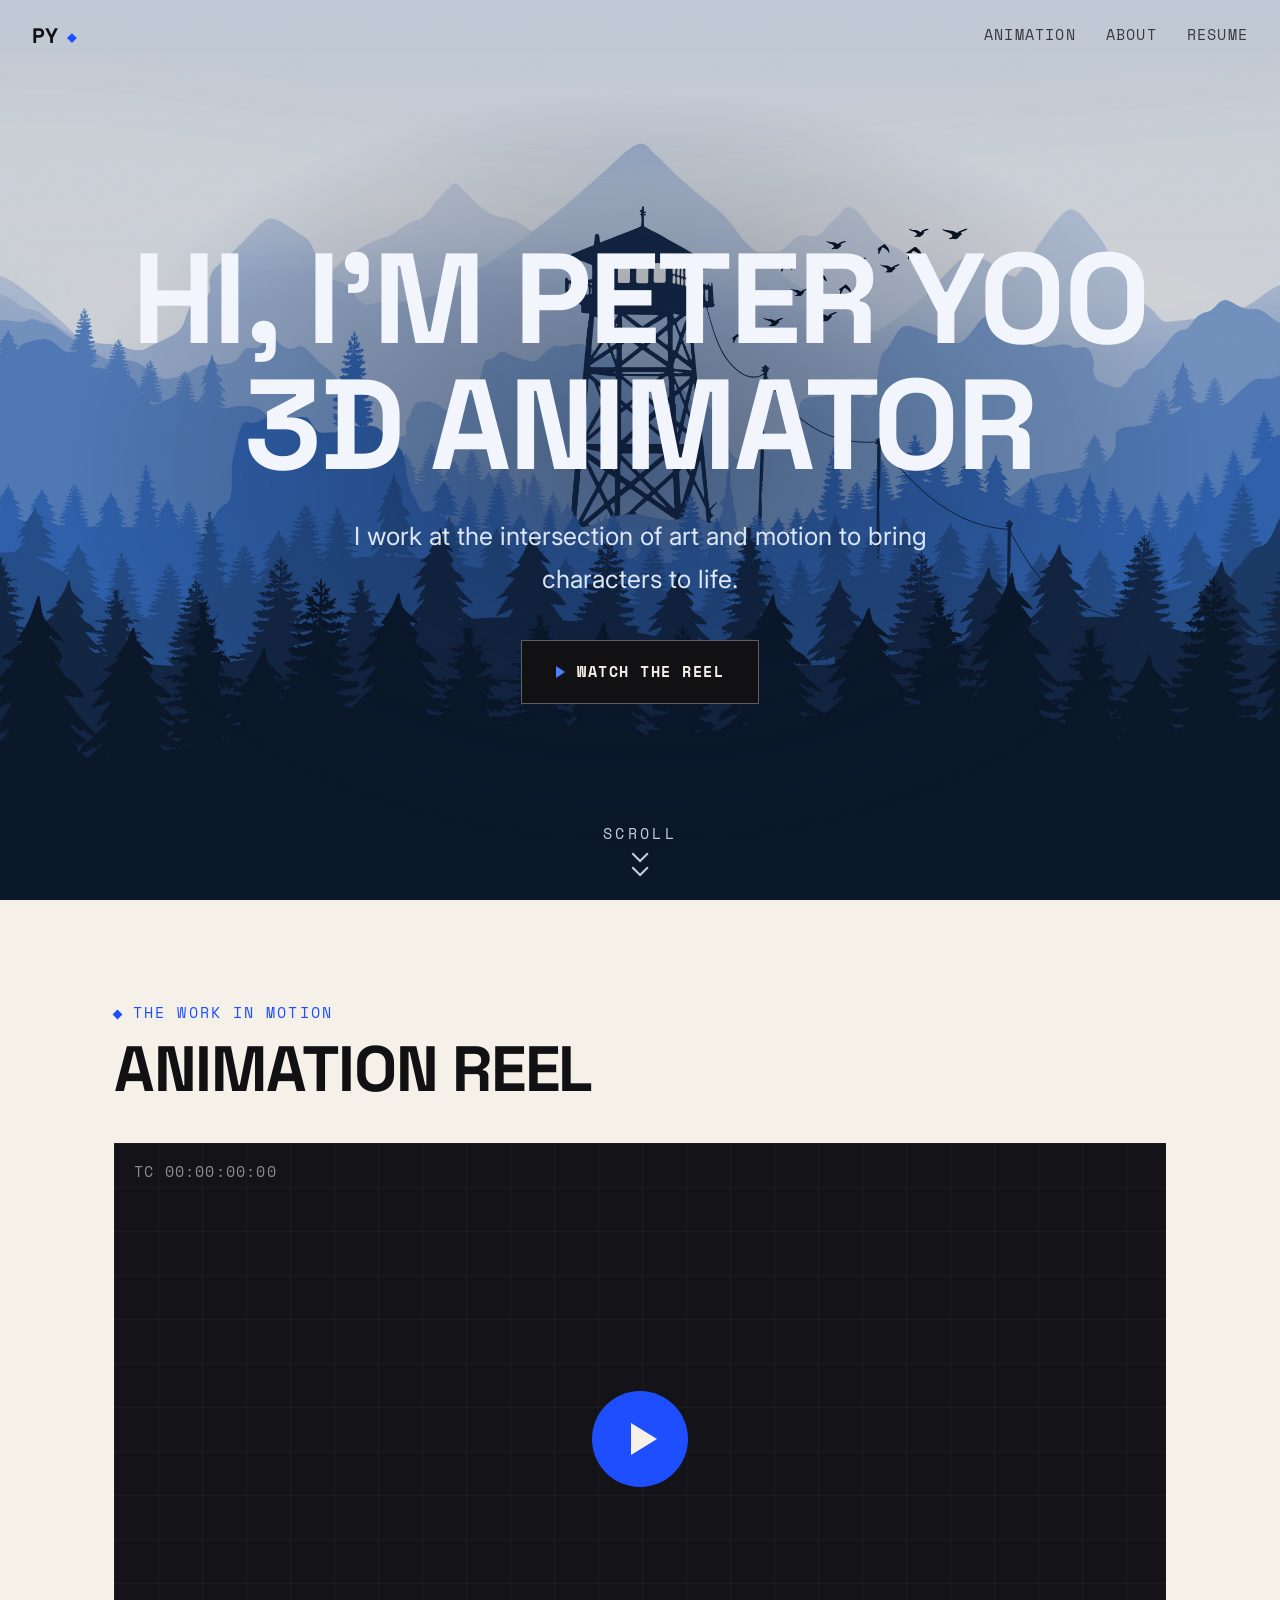
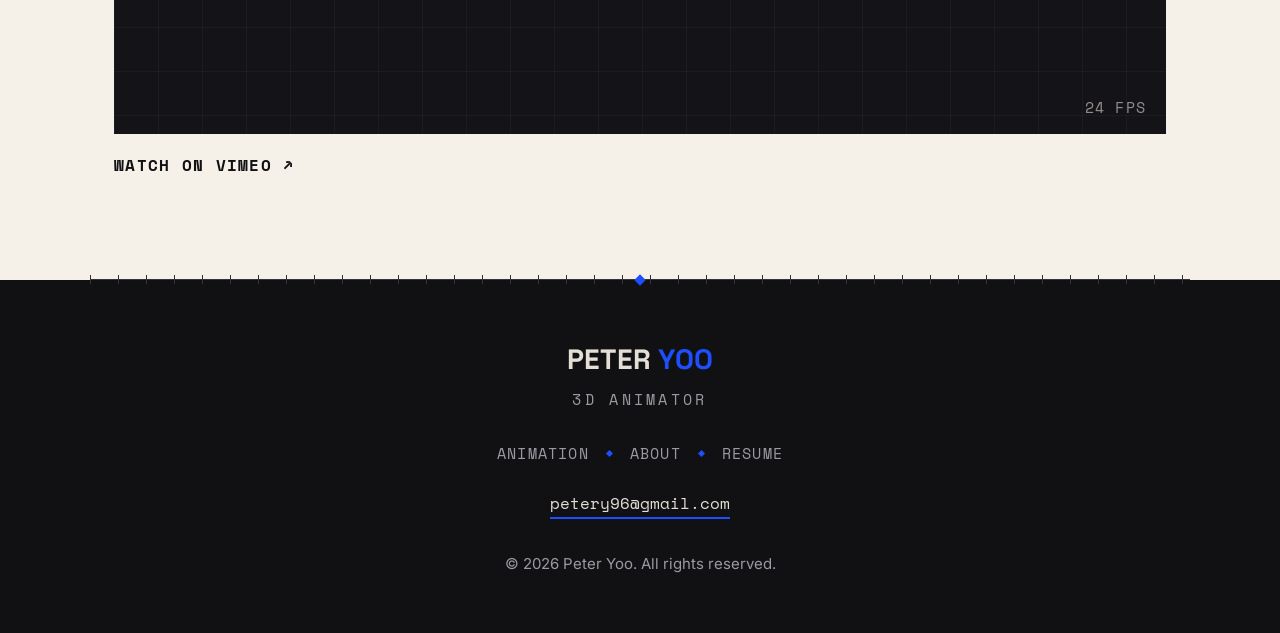
<file: index.html>
<!DOCTYPE html>
<html lang="en">
<head>
  <meta charset="UTF-8" />
  <meta name="viewport" content="width=device-width, initial-scale=1.0" />
  <title>Peter Yoo — 3D Animator</title>
  <link rel="preconnect" href="https://fonts.googleapis.com" />
  <link rel="preconnect" href="https://fonts.gstatic.com" crossorigin />
  <link href="https://fonts.googleapis.com/css2?family=Space+Grotesk:wght@400;500;700&family=Space+Mono:wght@400;700&family=Inter:wght@400;500;600&display=swap" rel="stylesheet" />
  <link rel="stylesheet" href="styles.css" />
</head>
<body>
  <header class="site-header">
    <a class="logo" href="#top">PY</a>
    <nav class="site-nav">
      <a href="#reel">Animation</a>
      <a href="about.html">About</a>
      <a href="#">Resume</a> <!-- TODO: point to resume link (PDF/Drive) -->
    </nav>
    <button class="nav-toggle" aria-label="Menu" aria-expanded="false">
      <span class="nav-toggle-bar"></span>
      <span class="nav-toggle-bar"></span>
      <span class="nav-toggle-bar"></span>
    </button>
  </header>

  <main id="top">
    <!-- ============ HERO ============ -->
    <section class="hero">
      <div class="hero-bg" aria-hidden="true"></div>
      <div class="hero-inner">
        <h1 class="hero-title">
          <span class="line line-name">HI, I'M PETER YOO</span>
          <span class="line line-role">3D ANIMATOR</span>
        </h1>
        <p class="hero-tagline">
          I work at the intersection of art and motion to bring characters to life.
        </p>
        <a class="cta" href="#reel">
          <span class="cta-play" aria-hidden="true"></span>
          <span class="cta-label">Watch the Reel</span>
        </a>
      </div>
      <a class="scroll-cue" href="#reel" aria-label="Scroll down to the reel">
        <span class="scroll-cue-label">Scroll</span>
        <span class="chev" aria-hidden="true"></span>
        <span class="chev" aria-hidden="true"></span>
      </a>
    </section>

    <!-- ============ REEL ============ -->
    <section id="reel" class="section">
      <p class="section-kicker">The Work in Motion</p>
      <h2 class="section-title">Animation Reel</h2>

      <a class="reel-card" href="https://vimeo.com/" target="_blank" rel="noopener">
        <div class="reel-frame" aria-hidden="true">
          <span class="tc tc-tl">TC 00:00:00:00</span>
          <span class="tc tc-br">24 FPS</span>
          <div class="reel-play">
            <span class="reel-play-triangle"></span>
          </div>
        </div>
        <div class="reel-meta">
          <span class="reel-label">Watch on Vimeo ↗</span>
        </div>
      </a>
    </section>
  </main>

  <footer class="site-footer">
    <div class="timeline timeline-dark" aria-hidden="true"></div>
    <p class="footer-name">Peter <span class="footer-name-accent">Yoo</span></p>
    <p class="footer-role">3D Animator</p>
    <nav class="footer-nav">
      <a href="#reel">Animation</a>
      <span class="footer-dot" aria-hidden="true"></span>
      <a href="about.html">About</a>
      <span class="footer-dot" aria-hidden="true"></span>
      <a href="#">Resume</a> <!-- TODO: point to resume link (PDF/Drive) -->
    </nav>
    <a class="footer-email" href="mailto:petery96@gmail.com">petery96@gmail.com</a>
    <p class="footer-copyright">&copy; 2026 Peter Yoo. All rights reserved.</p>
  </footer>

  <!-- Hero parallax: background drifts slower than the page on scroll,
       plus a gentle shift following the mouse -->
  <script>
    (function () {
      var bg = document.querySelector(".hero-bg");
      if (!bg) return;
      if (window.matchMedia("(prefers-reduced-motion: reduce)").matches) return;

      var mx = 0, my = 0, ticking = false;

      function apply() {
        ticking = false;
        var sy = Math.min(window.scrollY, window.innerHeight);
        bg.style.transform =
          "translate3d(" + mx + "px, " + (sy * 0.35 + my) + "px, 0)";
      }

      function request() {
        if (!ticking) {
          ticking = true;
          requestAnimationFrame(apply);
        }
      }

      window.addEventListener("scroll", request, { passive: true });
      window.addEventListener("mousemove", function (e) {
        mx = (e.clientX / window.innerWidth - 0.5) * -24;
        my = (e.clientY / window.innerHeight - 0.5) * -14;
        request();
      });
    })();
  </script>
  <!-- squash-and-stretch pop when the reel button is clicked -->
  <script>
    (function () {
      var cta = document.querySelector(".cta");
      if (!cta) return;
      cta.addEventListener("click", function () {
        cta.classList.remove("is-popping");
        void cta.offsetWidth; /* restart the animation */
        cta.classList.add("is-popping");
      });
    })();
  </script>

  <!-- header becomes solid only after scrolling -->
  <script>
    (function () {
      var h = document.querySelector(".site-header");
      if (!h) return;
      function update() {
        h.classList.toggle("is-scrolled", window.scrollY > 24);
      }
      window.addEventListener("scroll", update, { passive: true });
      update();
    })();
  </script>
  <!-- mobile hamburger menu -->
  <script>
    (function () {
      var header = document.querySelector(".site-header");
      var toggle = document.querySelector(".nav-toggle");
      if (!header || !toggle) return;
      toggle.addEventListener("click", function () {
        var open = header.classList.toggle("nav-open");
        document.body.classList.toggle("nav-locked", open);
        toggle.setAttribute("aria-expanded", open ? "true" : "false");
      });
      header.querySelectorAll(".site-nav a").forEach(function (a) {
        a.addEventListener("click", function () {
          header.classList.remove("nav-open");
          document.body.classList.remove("nav-locked");
          toggle.setAttribute("aria-expanded", "false");
        });
      });
    })();
  </script>
</body>
</html>
</file>
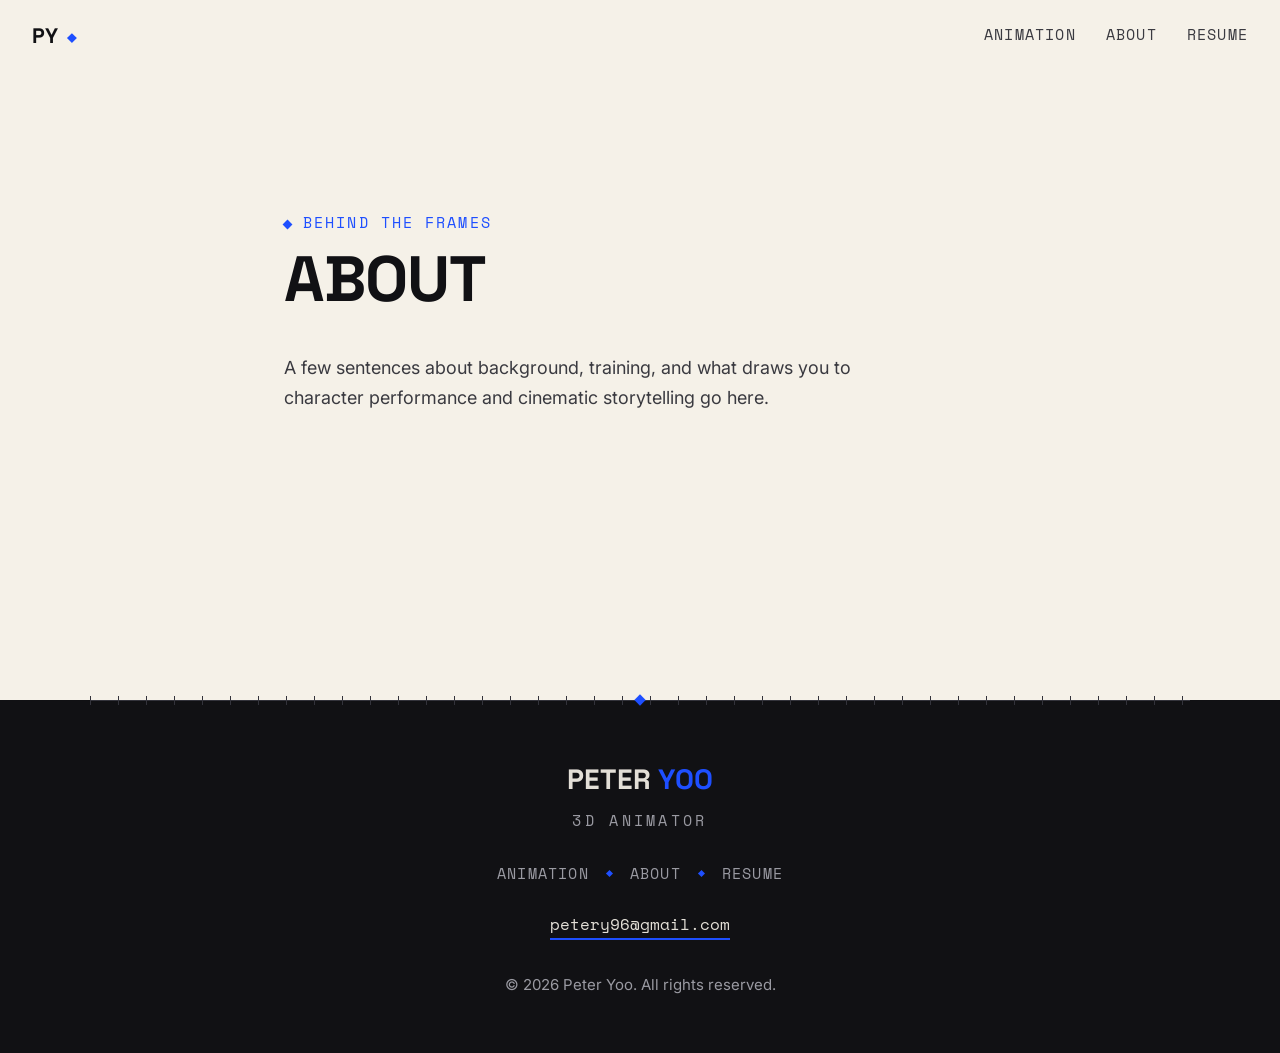
<file: about.html>
<!DOCTYPE html>
<html lang="en">
<head>
  <meta charset="UTF-8" />
  <meta name="viewport" content="width=device-width, initial-scale=1.0" />
  <title>About — Peter Yoo, 3D Animator</title>
  <link rel="preconnect" href="https://fonts.googleapis.com" />
  <link rel="preconnect" href="https://fonts.gstatic.com" crossorigin />
  <link href="https://fonts.googleapis.com/css2?family=Space+Grotesk:wght@400;500;700&family=Space+Mono:wght@400;700&family=Inter:wght@400;500;600&display=swap" rel="stylesheet" />
  <link rel="stylesheet" href="styles.css" />
</head>
<body>
  <header class="site-header">
    <a class="logo" href="index.html">PY</a>
    <nav class="site-nav">
      <a href="index.html#reel">Animation</a>
      <a href="about.html">About</a>
      <a href="#">Resume</a> <!-- TODO: point to resume link (PDF/Drive) -->
    </nav>
    <button class="nav-toggle" aria-label="Menu" aria-expanded="false">
      <span class="nav-toggle-bar"></span>
      <span class="nav-toggle-bar"></span>
      <span class="nav-toggle-bar"></span>
    </button>
  </header>

  <main class="page-main">
    <section class="section section-narrow">
      <p class="section-kicker">Behind the Frames</p>
      <h2 class="section-title">About</h2>
      <p class="about-copy">
        A few sentences about background, training, and what draws you to character
        performance and cinematic storytelling go here.
      </p>
    </section>
  </main>

  <footer class="site-footer">
    <div class="timeline timeline-dark" aria-hidden="true"></div>
    <p class="footer-name">Peter <span class="footer-name-accent">Yoo</span></p>
    <p class="footer-role">3D Animator</p>
    <nav class="footer-nav">
      <a href="index.html#reel">Animation</a>
      <span class="footer-dot" aria-hidden="true"></span>
      <a href="about.html">About</a>
      <span class="footer-dot" aria-hidden="true"></span>
      <a href="#">Resume</a> <!-- TODO: point to resume link (PDF/Drive) -->
    </nav>
    <a class="footer-email" href="mailto:petery96@gmail.com">petery96@gmail.com</a>
    <p class="footer-copyright">&copy; 2026 Peter Yoo. All rights reserved.</p>
  </footer>
  <!-- header becomes solid only after scrolling -->
  <script>
    (function () {
      var h = document.querySelector(".site-header");
      if (!h) return;
      function update() {
        h.classList.toggle("is-scrolled", window.scrollY > 24);
      }
      window.addEventListener("scroll", update, { passive: true });
      update();
    })();
  </script>
  <!-- mobile hamburger menu -->
  <script>
    (function () {
      var header = document.querySelector(".site-header");
      var toggle = document.querySelector(".nav-toggle");
      if (!header || !toggle) return;
      toggle.addEventListener("click", function () {
        var open = header.classList.toggle("nav-open");
        document.body.classList.toggle("nav-locked", open);
        toggle.setAttribute("aria-expanded", open ? "true" : "false");
      });
      header.querySelectorAll(".site-nav a").forEach(function (a) {
        a.addEventListener("click", function () {
          header.classList.remove("nav-open");
          document.body.classList.remove("nav-locked");
          toggle.setAttribute("aria-expanded", "false");
        });
      });
    })();
  </script>
</body>
</html>
</file>
<file: styles.css>
:root {
  --paper: #f5f1e8;
  --paper-deep: #ece6d8;
  --ink: #111114;
  --ink-soft: #3a3a40;
  --muted: #6b6b72;
  --line: #d8d1c0;
  --accent: #1e4fff;
  --accent-light: #4d7cff;
  --paper-on-ink: rgba(245, 241, 232, 0.92);
  --muted-on-ink: #9a9aa2;
  --max-width: 1100px;
  --display: "Space Grotesk", -apple-system, sans-serif;
  --mono: "Space Mono", ui-monospace, monospace;
  --body: "Inter", -apple-system, BlinkMacSystemFont, "Segoe UI", sans-serif;
  --spring: cubic-bezier(0.34, 1.56, 0.64, 1);
}

* {
  margin: 0;
  padding: 0;
  box-sizing: border-box;
}

html {
  scroll-behavior: smooth;
}

body {
  font-family: var(--body);
  font-size: 16px;
  line-height: 1.7;
  color: var(--ink);
  background: var(--paper);
}

::selection {
  background: var(--accent);
  color: var(--paper);
}

a {
  color: inherit;
}

/* ============ HEADER ============ */

.site-header {
  position: fixed;
  top: 0;
  left: 0;
  right: 0;
  z-index: 10;
  display: flex;
  align-items: center;
  justify-content: space-between;
  padding: 18px 32px;
  background: transparent;
  border-bottom: 1px solid transparent;
  transition: background 0.3s ease, border-color 0.3s ease;
}

/* solid bar only once the page is scrolled */
.site-header.is-scrolled {
  background: rgba(245, 241, 232, 0.85);
  backdrop-filter: blur(10px);
  -webkit-backdrop-filter: blur(10px);
  border-bottom-color: var(--line);
}

.logo {
  font-family: var(--display);
  font-weight: 700;
  font-size: 21px;
  letter-spacing: 0.02em;
  text-decoration: none;
  color: var(--ink);
}

.logo::after {
  content: "";
  display: inline-block;
  width: 7px;
  height: 7px;
  margin-left: 8px;
  background: var(--accent);
  transform: rotate(45deg) translateY(-2px);
}

.logo-accent {
  color: var(--ink);
}

.site-nav {
  display: flex;
  gap: 30px;
}

.site-nav a {
  font-family: var(--mono);
  font-size: 15px;
  letter-spacing: 0.08em;
  text-transform: uppercase;
  text-decoration: none;
  color: var(--ink-soft);
  padding-bottom: 3px;
  position: relative;
  transition: color 0.2s ease;
}

.site-nav a::after {
  content: "";
  position: absolute;
  left: 0;
  right: 100%;
  bottom: 0;
  height: 2px;
  background: var(--accent);
  transition: right 0.25s var(--spring);
}

.site-nav a:hover {
  color: var(--ink);
}

.site-nav a:hover::after {
  right: 0;
}

/* hamburger (mobile only) */
.nav-toggle {
  display: none;
  flex-direction: column;
  justify-content: center;
  gap: 6px;
  width: 40px;
  height: 40px;
  padding: 8px;
  background: none;
  border: none;
  cursor: pointer;
}

.nav-toggle-bar {
  display: block;
  width: 24px;
  height: 2px;
  background: var(--ink);
  transition: transform 0.25s var(--spring), opacity 0.2s ease;
}

/* ============ HERO ============ */

.hero {
  position: relative;
  min-height: 100vh;
  /* small viewport height: stable full-screen hero under mobile browser chrome */
  min-height: 100svh;
  display: flex;
  align-items: center;
  overflow: hidden;
  padding: 120px 0 80px;
}

/* firewatch mountain scene, oversized so parallax never shows an edge */
.hero-bg {
  position: absolute;
  inset: -14% -4%;
  background:
    linear-gradient(rgba(0, 0, 0, 0.15), rgba(0, 0, 0, 0.15)),
    url("assets/hero-bg.jpg") center / cover no-repeat;
  will-change: transform;
}

/* soft dark scrim behind the content for readability */
.hero::before {
  content: "";
  position: absolute;
  inset: 0;
  z-index: 1;
  background: radial-gradient(ellipse 62% 58% at 50% 52%, rgba(9, 20, 42, 0.42), transparent 72%);
  pointer-events: none;
}

/* subtle paper grain */
.hero::after {
  content: "";
  position: absolute;
  inset: 0;
  background-image: url("data:image/svg+xml,%3Csvg xmlns='http://www.w3.org/2000/svg' width='240' height='240'%3E%3Cfilter id='n'%3E%3CfeTurbulence type='fractalNoise' baseFrequency='0.9' numOctaves='2'/%3E%3C/filter%3E%3Crect width='100%25' height='100%25' filter='url(%23n)' opacity='0.5'/%3E%3C/svg%3E");
  opacity: 0.05;
  mix-blend-mode: multiply;
  pointer-events: none;
  z-index: 1;
}

.hero-inner {
  position: relative;
  z-index: 2;
  width: 100%;
  max-width: var(--max-width);
  margin: 0 auto;
  padding: 0 24px;
  text-align: center;
}

.hero-title {
  font-family: var(--display);
  font-weight: 700;
  font-size: clamp(54px, 10vw, 128px);
  line-height: 0.98;
  letter-spacing: -0.02em;
  text-transform: uppercase;
  margin-bottom: 28px;
}

.hero-title .line {
  display: block;
  opacity: 0;
  animation: rise 0.8s var(--spring) forwards;
}

.line-name {
  color: #f2f6fc;
  animation-delay: 0.05s;
}

.line-role {
  color: #f2f6fc;
  animation-delay: 0.18s;
}

@keyframes rise {
  from {
    opacity: 0;
    transform: translateY(30px);
  }
  to {
    opacity: 1;
    transform: translateY(0);
  }
}

@keyframes menu-fade {
  from { opacity: 0; }
  to { opacity: 1; }
}

/* no background scrolling while the mobile menu is open */
body.nav-locked {
  overflow: hidden;
}

.hero-tagline {
  font-size: clamp(20px, 2.3vw, 25px);
  color: #dbe6f5;
  max-width: 640px;
  margin: 0 auto 40px;
  opacity: 0;
  animation: rise 0.8s var(--spring) 0.42s forwards;
}

.cta {
  display: inline-flex;
  align-items: center;
  gap: 12px;
  font-family: var(--mono);
  font-size: 15px;
  font-weight: 700;
  letter-spacing: 0.1em;
  text-transform: uppercase;
  text-decoration: none;
  color: var(--paper);
  background: var(--ink);
  border: 1px solid rgba(234, 241, 251, 0.35);
  padding: 18px 34px;
  opacity: 0;
  animation: rise 0.8s var(--spring) 0.54s forwards;
  transition: transform 0.2s var(--spring), box-shadow 0.2s var(--spring);
}

.cta:hover {
  transform: translate(-3px, -3px);
  box-shadow: 6px 6px 0 var(--accent-light);
}

.cta-play {
  width: 0;
  height: 0;
  border-left: 9px solid var(--accent-light);
  border-top: 6px solid transparent;
  border-bottom: 6px solid transparent;
}

/* play triangle nudges forward while hovering */
.cta:hover .cta-play {
  animation: play-nudge 0.8s ease-in-out infinite;
}

@keyframes play-nudge {
  0%, 100% { transform: translateX(0); }
  50% { transform: translateX(5px); }
}

/* squash-and-stretch pop on click */
.cta.is-popping {
  animation: cta-pop 0.45s var(--spring);
}

@keyframes cta-pop {
  0% { transform: scale(1, 1); }
  30% { transform: scale(1.12, 0.86); }
  60% { transform: scale(0.94, 1.06); }
  100% { transform: scale(1, 1); }
}

/* scroll cue: there's more below */
.scroll-cue {
  position: absolute;
  z-index: 2;
  bottom: 26px;
  left: 50%;
  transform: translateX(-50%);
  display: flex;
  flex-direction: column;
  align-items: center;
  gap: 2px;
  text-decoration: none;
  font-family: var(--mono);
  font-size: 15px;
  letter-spacing: 0.22em;
  text-transform: uppercase;
  color: rgba(234, 241, 251, 0.85);
  transition: color 0.2s ease;
}

.scroll-cue:hover {
  color: #ffffff;
}

.scroll-cue-label {
  margin-bottom: 6px;
}

.scroll-cue .chev {
  width: 12px;
  height: 12px;
  border-right: 2px solid currentColor;
  border-bottom: 2px solid currentColor;
  transform: rotate(45deg);
  animation: chev-drop 1.6s ease-in-out infinite;
}

.scroll-cue .chev:nth-of-type(2) {
  margin-top: -6px;
  animation-delay: 0.18s;
}

@keyframes chev-drop {
  0%, 100% { opacity: 0.25; transform: rotate(45deg) translate(0, 0); }
  50% { opacity: 1; transform: rotate(45deg) translate(4px, 4px); }
}

/* ============ SECTIONS ============ */

.page-main {
  min-height: calc(100vh - 200px);
  padding-top: 110px;
}

.section {
  max-width: var(--max-width);
  margin: 0 auto;
  padding: 100px 24px;
}

.section-narrow {
  max-width: 760px;
}

.section-kicker {
  font-family: var(--mono);
  font-size: 15px;
  letter-spacing: 0.14em;
  text-transform: uppercase;
  color: var(--accent);
  margin-bottom: 10px;
}

.section-kicker::before {
  content: "";
  display: inline-block;
  width: 7px;
  height: 7px;
  background: var(--accent);
  transform: rotate(45deg);
  margin-right: 12px;
  vertical-align: middle;
}

.section-title {
  font-family: var(--display);
  font-weight: 700;
  font-size: clamp(36px, 6vw, 64px);
  letter-spacing: -0.02em;
  line-height: 1.05;
  text-transform: uppercase;
  margin-bottom: 40px;
}

/* ============ REEL ============ */

.reel-card {
  display: block;
  text-decoration: none;
  color: inherit;
}

.reel-frame {
  position: relative;
  aspect-ratio: 16 / 9;
  display: flex;
  align-items: center;
  justify-content: center;
  overflow: hidden;
  background:
    linear-gradient(rgba(255, 255, 255, 0.035) 1px, transparent 1px),
    linear-gradient(90deg, rgba(255, 255, 255, 0.035) 1px, transparent 1px),
    #141418;
  background-size: 44px 44px, 44px 44px, auto;
  transition: transform 0.25s var(--spring), box-shadow 0.25s var(--spring);
}

.reel-card:hover .reel-frame {
  transform: translate(-4px, -4px);
  box-shadow: 10px 10px 0 var(--accent);
}

.tc {
  position: absolute;
  font-family: var(--mono);
  font-size: 15px;
  letter-spacing: 0.08em;
  color: rgba(245, 241, 232, 0.55);
}

.tc-tl {
  top: 16px;
  left: 20px;
}

.tc-br {
  bottom: 14px;
  right: 20px;
}

.reel-play {
  width: 96px;
  height: 96px;
  border-radius: 50%;
  display: flex;
  align-items: center;
  justify-content: center;
  background: var(--accent);
  transition: transform 0.25s var(--spring);
}

.reel-card:hover .reel-play {
  transform: scale(1.12);
}

.reel-play-triangle {
  width: 0;
  height: 0;
  border-left: 26px solid var(--paper);
  border-top: 16px solid transparent;
  border-bottom: 16px solid transparent;
  margin-left: 7px;
}

.reel-meta {
  display: flex;
  align-items: baseline;
  justify-content: space-between;
  gap: 16px;
  flex-wrap: wrap;
  padding-top: 18px;
}

.reel-label {
  font-family: var(--mono);
  font-size: 16px;
  font-weight: 700;
  letter-spacing: 0.08em;
  text-transform: uppercase;
  color: var(--ink);
}

.reel-note {
  font-size: 15px;
  color: var(--muted);
}

/* ============ ABOUT / RESUME ============ */

.about-copy {
  font-size: 18px;
  color: var(--ink-soft);
  max-width: 620px;
}

.resume-note {
  font-size: 15px;
  color: var(--muted);
  margin: 14px 0 30px;
}

/* ============ TIMELINE DIVIDER ============ */

.timeline {
  position: relative;
  height: 14px;
}

.timeline::before {
  content: "";
  position: absolute;
  inset: 0;
  background:
    repeating-linear-gradient(90deg, var(--line) 0 1px, transparent 1px 28px) center / auto 9px repeat-x,
    linear-gradient(var(--line), var(--line)) center / auto 1px repeat-x;
}

.timeline::after {
  content: "";
  position: absolute;
  left: 50%;
  top: 50%;
  width: 8px;
  height: 8px;
  transform: translate(-50%, -50%) rotate(45deg);
  background: var(--accent);
}

.timeline-dark {
  --line: #33333b;
}

/* ============ FOOTER ============ */

.site-footer {
  text-align: center;
  padding: 0 24px 56px;
  background: var(--ink);
  color: var(--muted-on-ink);
  font-size: 15px;
}

.site-footer .timeline {
  max-width: var(--max-width);
  margin: 0 auto;
  padding: 0;
  transform: translateY(-7px);
}

.footer-name {
  font-family: var(--display);
  font-size: 28px;
  font-weight: 700;
  letter-spacing: 0.01em;
  text-transform: uppercase;
  color: var(--paper-on-ink);
  margin-top: 42px;
}

.footer-name-accent {
  color: var(--accent);
}

.footer-role {
  font-family: var(--mono);
  font-size: 15px;
  letter-spacing: 0.22em;
  text-transform: uppercase;
  margin: 4px 0 28px;
}

.footer-nav {
  display: flex;
  align-items: center;
  justify-content: center;
  flex-wrap: wrap;
  gap: 18px;
  margin-bottom: 24px;
}

.footer-nav a {
  font-family: var(--mono);
  font-size: 15px;
  letter-spacing: 0.08em;
  text-transform: uppercase;
  text-decoration: none;
  color: var(--muted-on-ink);
  transition: color 0.2s ease;
}

.footer-nav a:hover {
  color: var(--accent);
}

.footer-dot {
  width: 5px;
  height: 5px;
  background: var(--accent);
  transform: rotate(45deg);
}

.footer-email {
  display: inline-block;
  font-family: var(--mono);
  font-size: 16px;
  color: var(--paper-on-ink);
  text-decoration: none;
  border-bottom: 2px solid var(--accent);
  margin-bottom: 32px;
  transition: color 0.2s ease;
}

.footer-email:hover {
  color: var(--accent);
}

.footer-copyright {
  font-size: 15px;
}

/* ============ RESPONSIVE ============ */

/* tablet */
@media (max-width: 1024px) {
  .section {
    padding: 84px 24px;
  }

  .hero-title {
    font-size: clamp(44px, 9vw, 96px);
  }

  .reel-play {
    width: 84px;
    height: 84px;
  }
}

/* mobile */
@media (max-width: 640px) {
  .site-header {
    padding: 14px 20px;
  }

  .logo {
    font-size: 19px;
  }

  .nav-toggle {
    display: flex;
  }

  .site-nav {
    display: none;
  }

  /* open menu: full-screen navy overlay with big centered links */
  .site-header.nav-open {
    background: transparent;
    backdrop-filter: none;
    -webkit-backdrop-filter: none;
    border-bottom-color: transparent;
  }

  .site-header.nav-open .logo {
    color: #f2f6fc;
  }

  .site-header.nav-open .nav-toggle-bar {
    background: #f2f6fc;
  }

  .site-header.nav-open .site-nav {
    display: flex;
    position: fixed;
    inset: 0;
    z-index: -1;
    flex-direction: column;
    align-items: center;
    justify-content: center;
    gap: 14px;
    background: linear-gradient(180deg, #0d1a36, #091124);
    animation: menu-fade 0.25s ease both;
  }

  .site-header.nav-open .site-nav a {
    font-family: var(--display);
    font-size: 34px;
    font-weight: 700;
    letter-spacing: 0.03em;
    color: #f2f6fc;
    padding: 10px 20px;
    opacity: 0;
    animation: rise 0.5s var(--spring) forwards;
  }

  .site-header.nav-open .site-nav a:nth-of-type(1) { animation-delay: 0.08s; }
  .site-header.nav-open .site-nav a:nth-of-type(2) { animation-delay: 0.16s; }
  .site-header.nav-open .site-nav a:nth-of-type(3) { animation-delay: 0.24s; }

  .site-header.nav-open .site-nav a::after {
    display: none;
  }

  /* hamburger morphs into an X */
  .site-header.nav-open .nav-toggle-bar:nth-child(1) {
    transform: translateY(8px) rotate(45deg);
  }

  .site-header.nav-open .nav-toggle-bar:nth-child(2) {
    opacity: 0;
  }

  .site-header.nav-open .nav-toggle-bar:nth-child(3) {
    transform: translateY(-8px) rotate(-45deg);
  }

  .hero {
    padding: 104px 0 88px;
  }

  .hero-inner {
    padding: 0 20px;
  }

  .hero-title {
    font-size: clamp(26px, 8.4vw, 52px);
    line-height: 1.08;
    margin-bottom: 22px;
  }

  .hero-title .line {
    white-space: nowrap;
  }

  .hero-tagline {
    margin-bottom: 32px;
  }

  .cta {
    padding: 16px 26px;
  }

  .scroll-cue {
    bottom: 18px;
  }

  .section {
    padding: 64px 20px;
  }

  .section-title {
    margin-bottom: 28px;
  }

  .reel-play {
    width: 68px;
    height: 68px;
  }

  .reel-play-triangle {
    border-left-width: 18px;
    border-top-width: 11px;
    border-bottom-width: 11px;
    margin-left: 5px;
  }

  .tc-tl {
    top: 10px;
    left: 12px;
  }

  .tc-br {
    bottom: 8px;
    right: 12px;
  }

  .reel-meta {
    flex-direction: column;
    gap: 4px;
  }

  .footer-name {
    font-size: 24px;
  }

  .footer-nav {
    gap: 12px;
  }
}

@media (prefers-reduced-motion: reduce) {
  .hero-title .line,
  .hero-tagline,
  .cta {
    animation-duration: 0.01s;
    animation-delay: 0s;
  }
}
</file>
